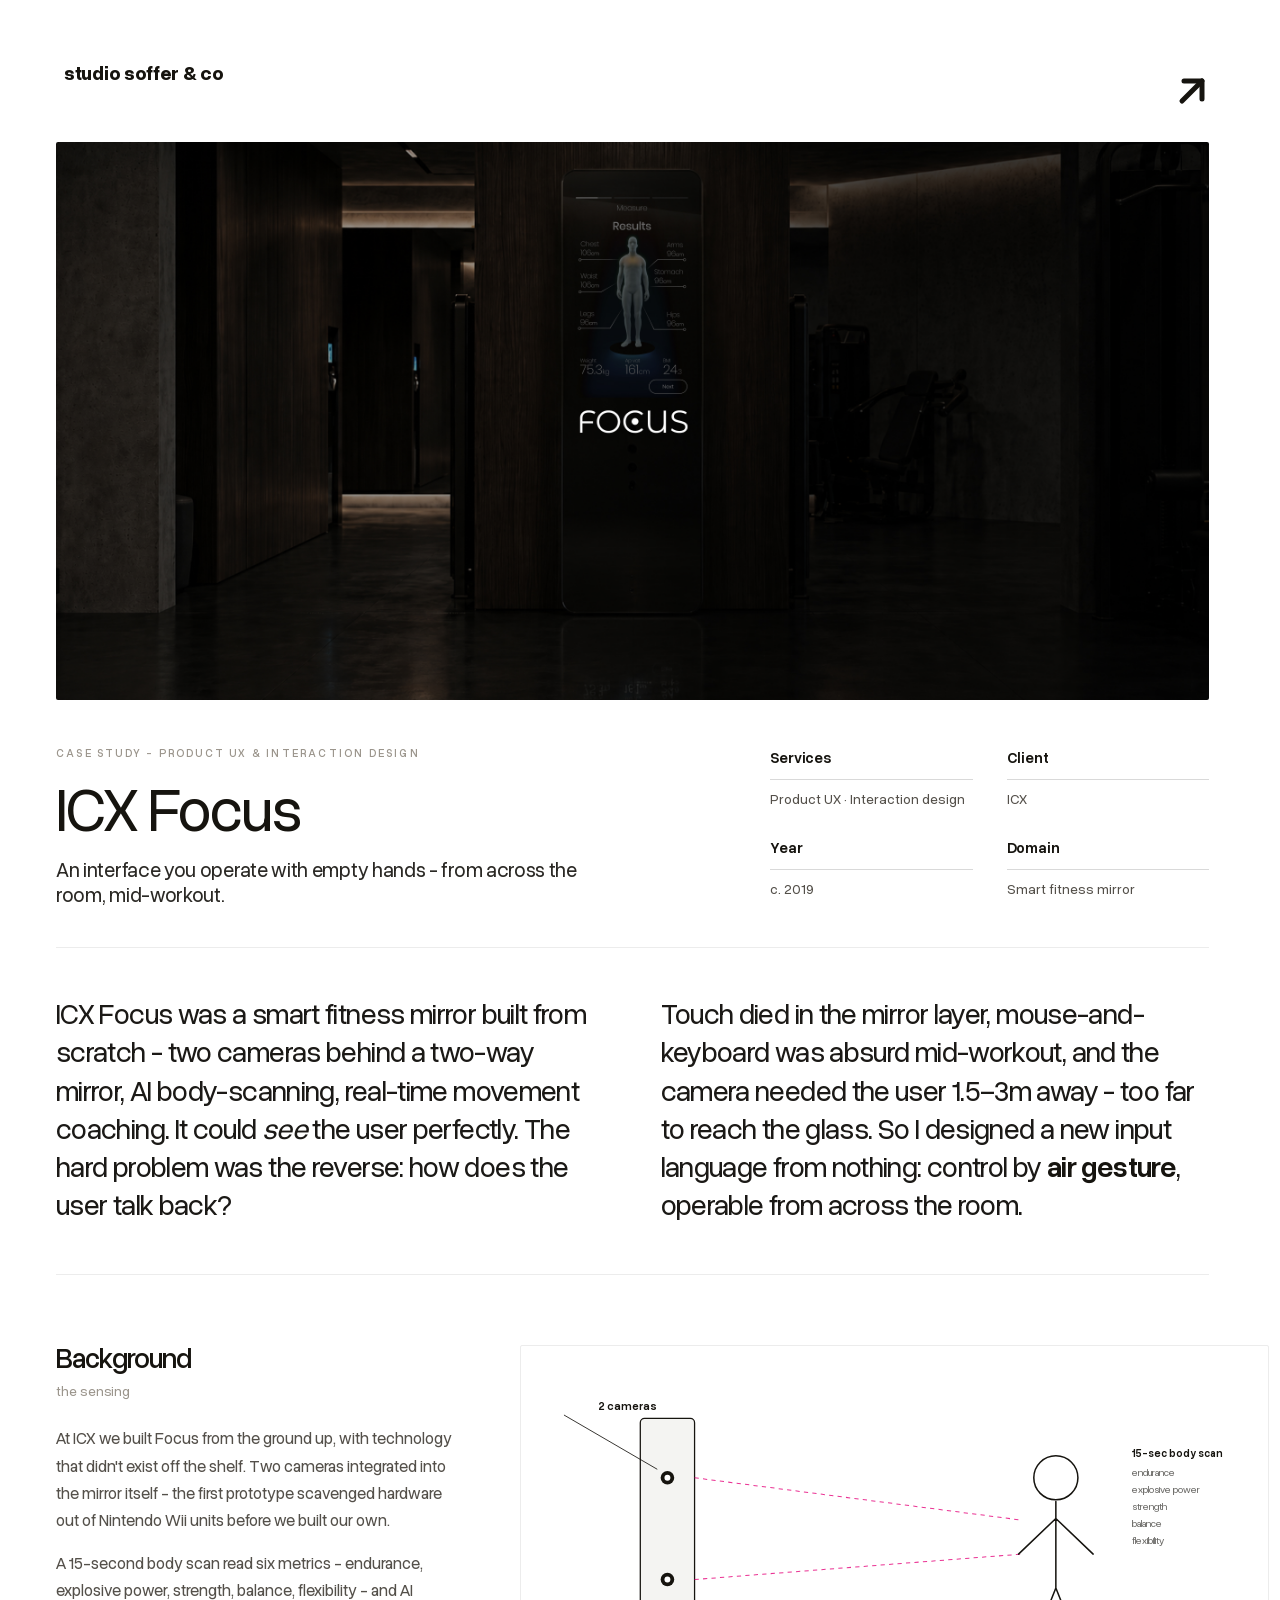
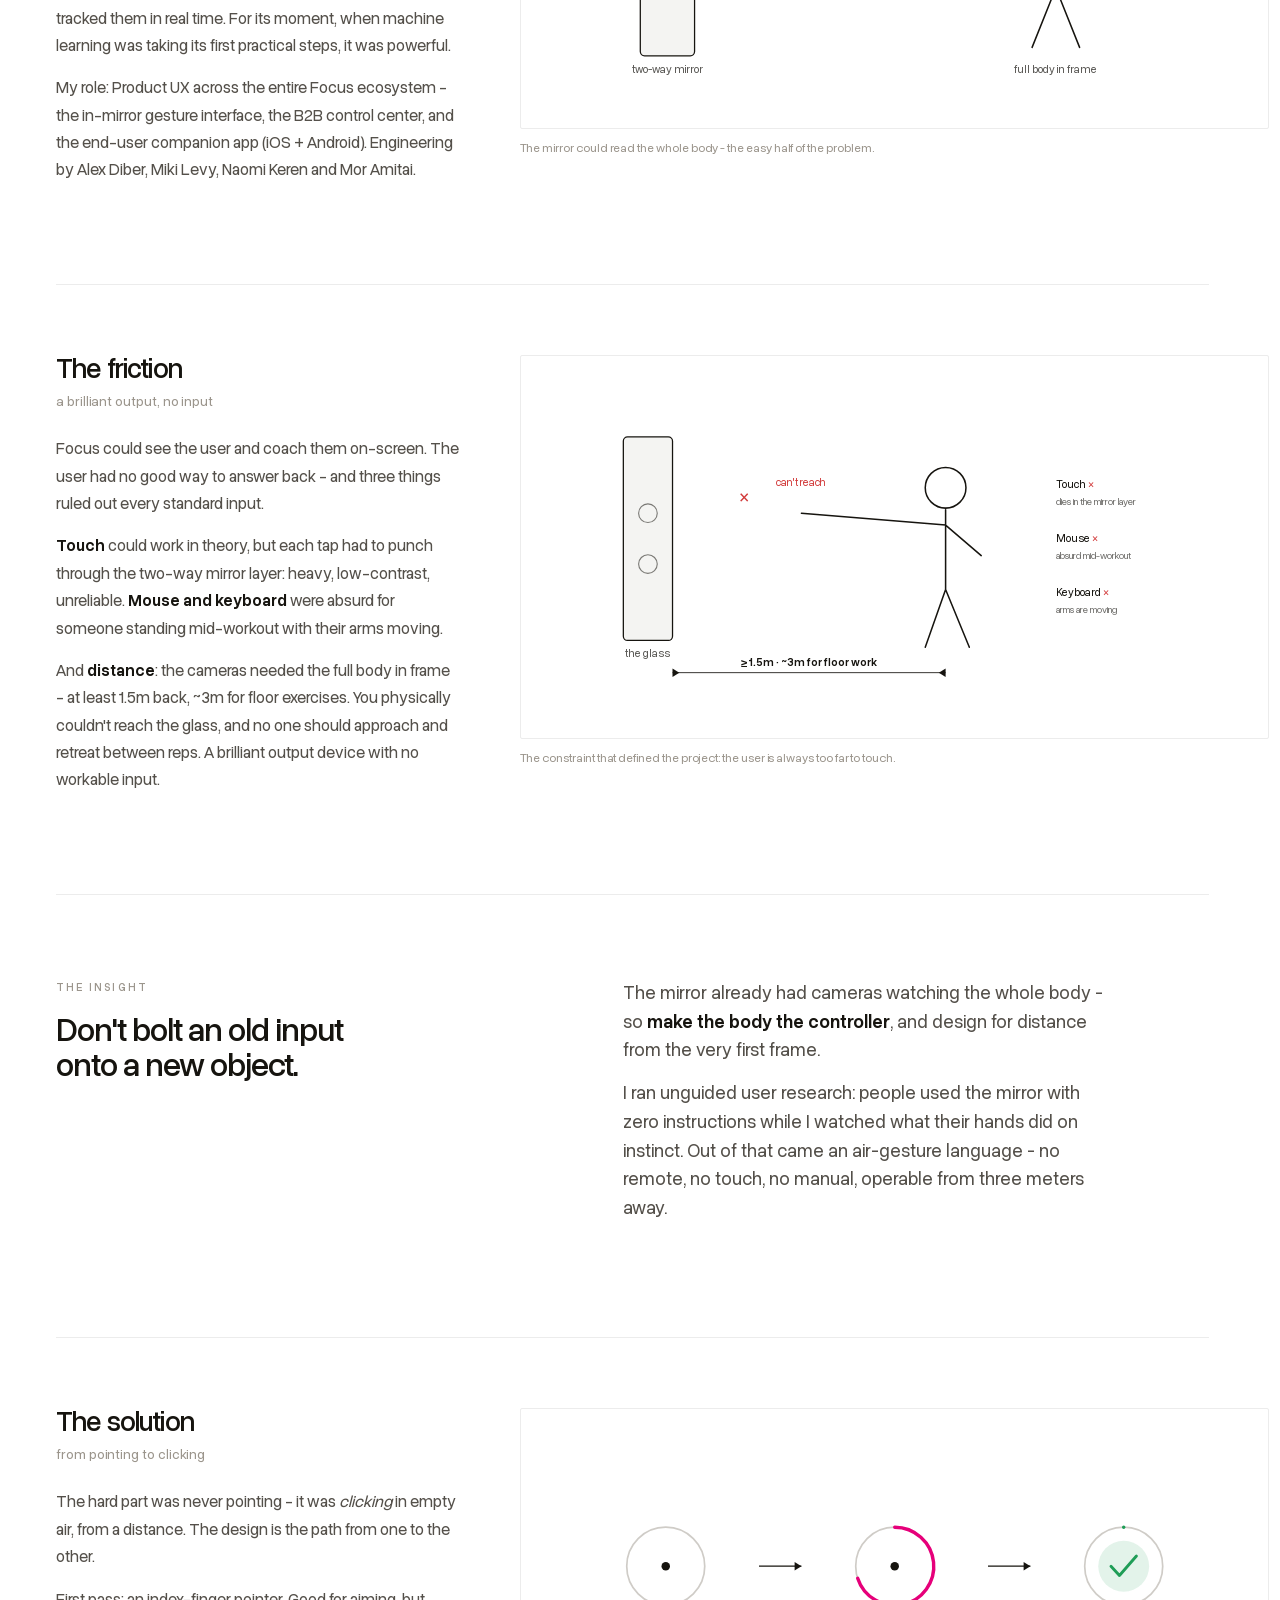
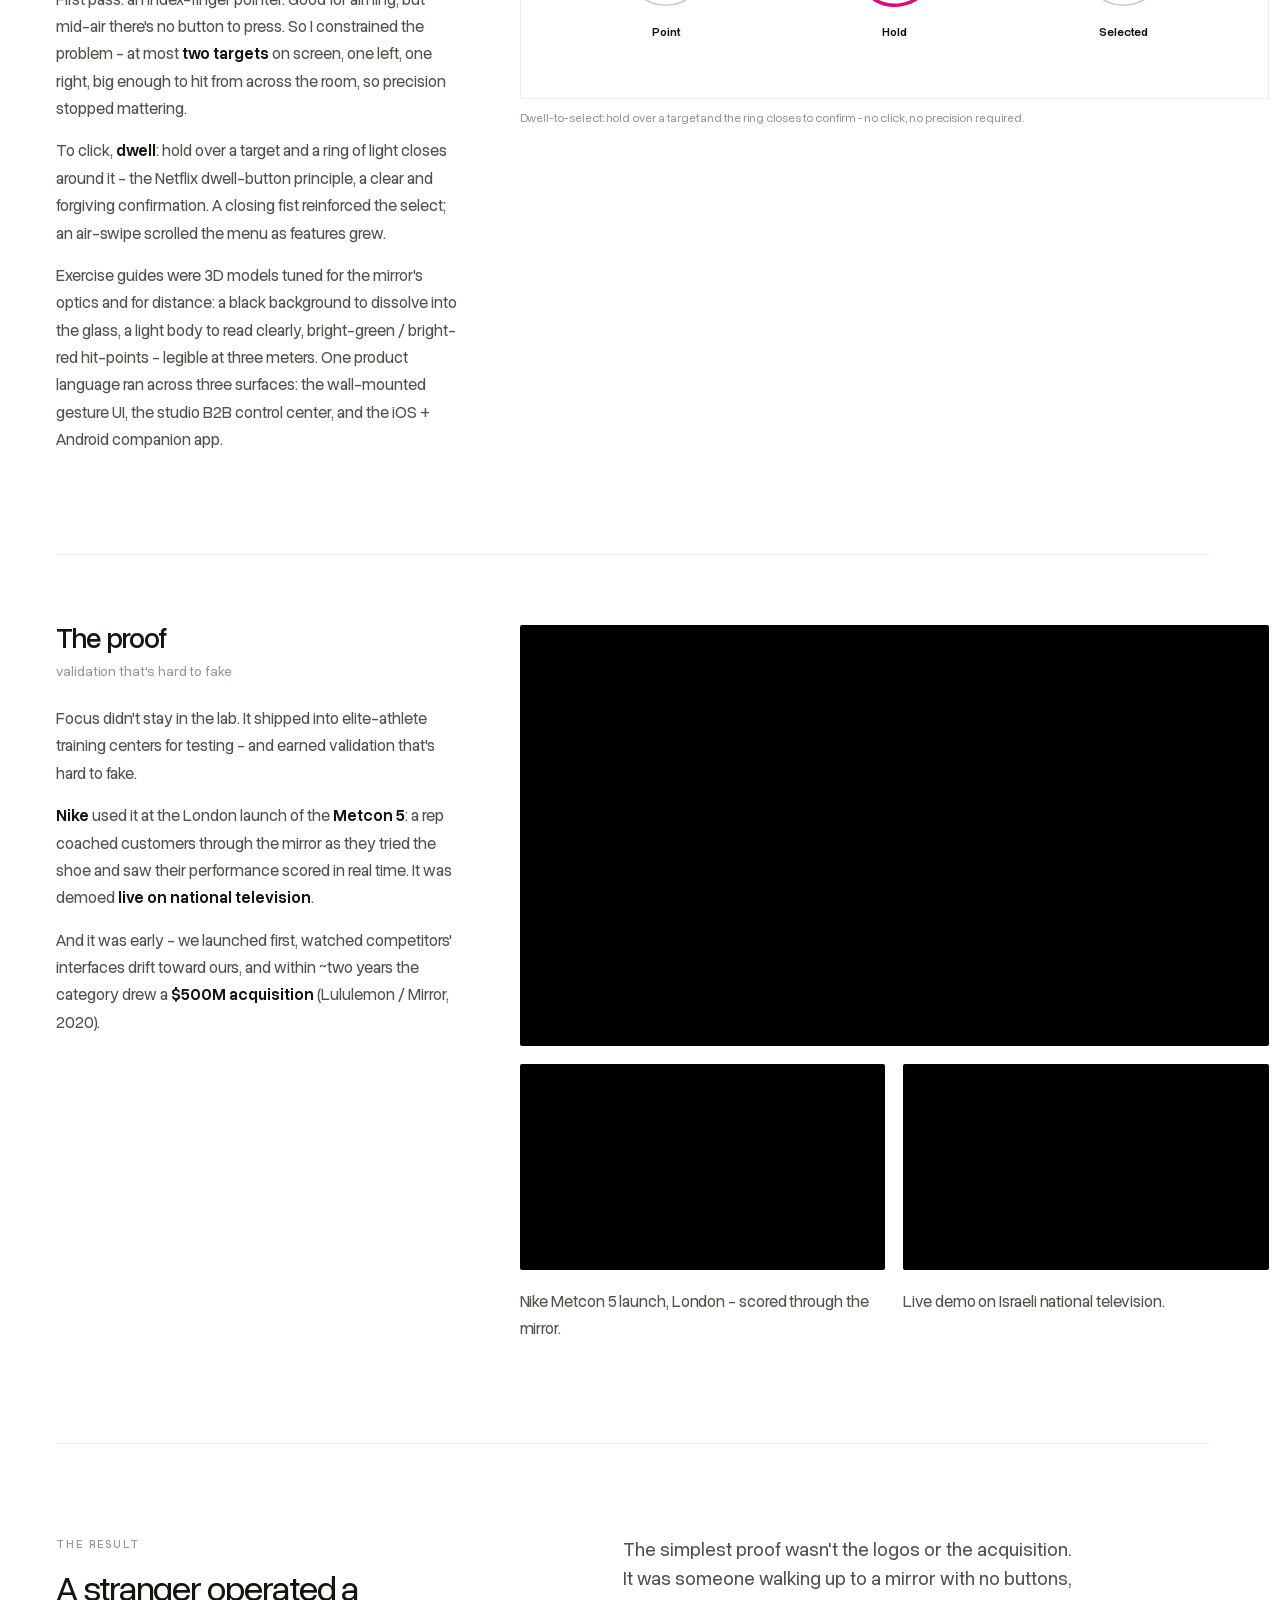
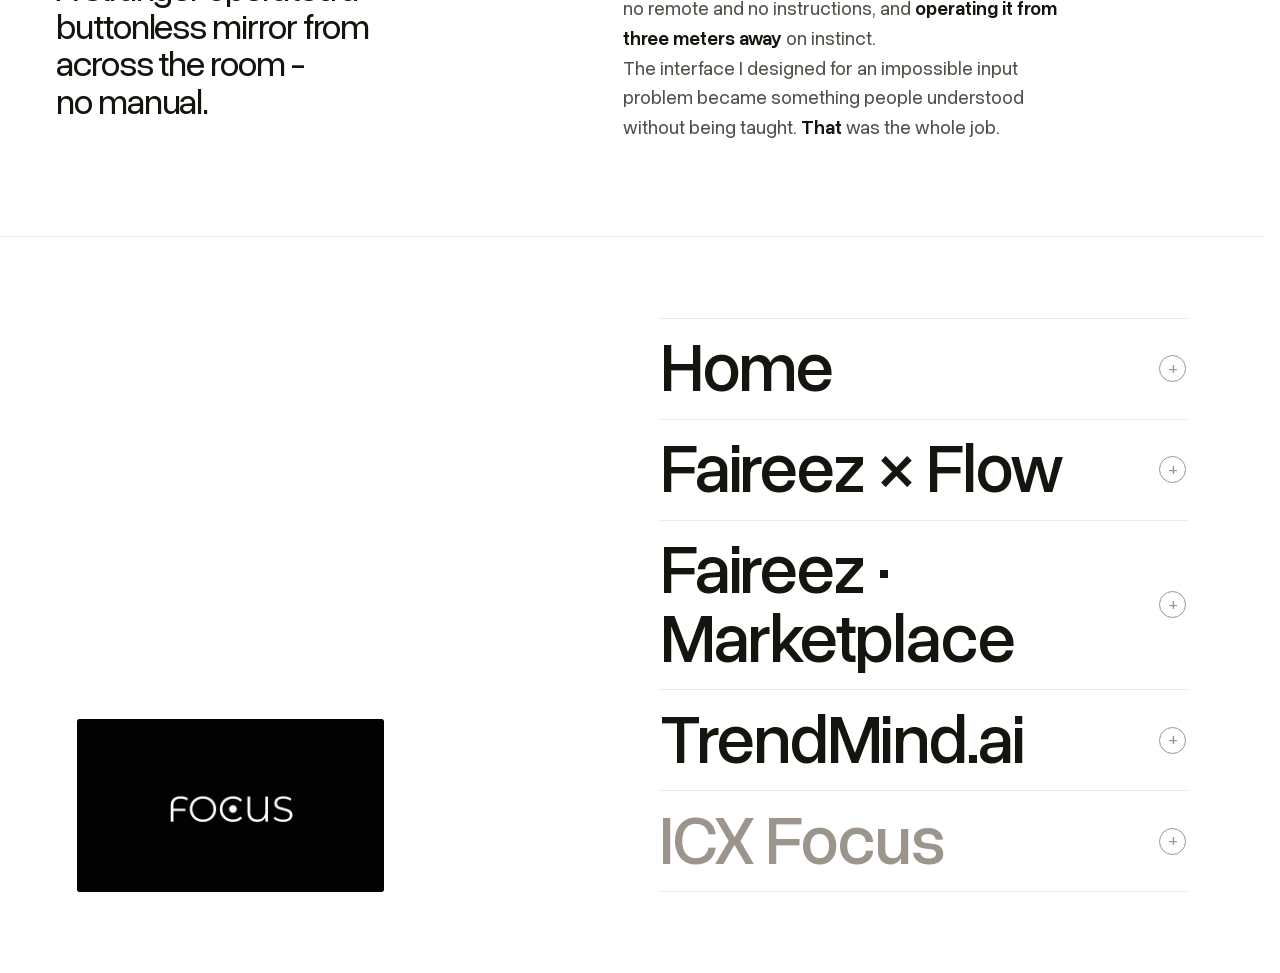
<file: icx-focus.html>
<!DOCTYPE html>
<html lang="en"><head><meta charset="utf-8"><meta name="viewport" content="width=device-width, initial-scale=1">
<title>ICX Focus</title>
<style>@font-face{font-family:'Overused Grotesk';src:url([data-uri]) format('woff2');font-weight:300 900;font-style:normal;font-display:swap;}
  :root{ --bg:#ffffff; --ink:#16140f; --body:#54504a; --mute:#9b958c; --line:#ececec; --soft:#f4f4f2;
    --f:"Overused Grotesk",system-ui,sans-serif;}
  *{box-sizing:border-box;}
  ::selection{background:#16140f;color:#FAF9F6;}
  html{scroll-behavior:auto;}
  body{margin:0;background:var(--bg);color:var(--body);font-family:var(--f);font-size:16px;line-height:1.6;-webkit-font-smoothing:antialiased;}
  .wrap{max-width:1440px;margin:0 auto;padding:0 56px;}

  .topbar{display:flex;justify-content:space-between;align-items:center;padding:26px 56px;max-width:1440px;margin:0 auto;}
  .topbar .b{font-weight:600;font-size:17px;color:var(--ink);letter-spacing:-.01em;}
  .topbar .c{font-size:13px;color:var(--mute);}

  .lbl{font-size:11px;letter-spacing:.2em;text-transform:uppercase;color:var(--mute);font-weight:500;}
  img{display:block;width:100%;border-radius:2px;}
  .cap{font-size:12px;color:var(--mute);margin-top:10px;letter-spacing:-.005em;}

  /* hero - full-width image, title+opener left / details right, enlarged lead below */
  .herotop{padding:28px 0 0;}
  .heroimg{margin:0 0 40px;}
  .heroimg img{width:100%;height:min(62vh,640px);object-fit:cover;border-radius:2px;}
  .herorow{display:grid;grid-template-columns:1.5fr 1fr;gap:56px;align-items:start;padding-bottom:38px;border-bottom:1px solid var(--line);}
  h1{font-weight:400;font-size:clamp(40px,4.8vw,74px);line-height:.98;letter-spacing:-.025em;color:var(--ink);margin:16px 0 16px;white-space:nowrap;}
  .sub{font-weight:400;font-size:clamp(19px,1.6vw,24px);line-height:1.25;letter-spacing:-.015em;color:#2b2925;margin:0;max-width:24ch;}
  .hdetails{display:grid;grid-template-columns:1fr 1fr;gap:26px 34px;padding-top:6px;}
  .hdetails .k{font-size:15px;font-weight:600;color:var(--ink);letter-spacing:-.01em;padding-bottom:9px;margin-bottom:10px;border-bottom:1px solid #d9d9d9;}
  .hdetails .v{font-size:14px;color:var(--body);font-weight:400;line-height:1.45;}
  .lead{padding:48px 0 8px;}
  .lead .cols{column-count:2;column-gap:56px;}
  .lead .cols p{font-weight:400;font-size:clamp(24px,2.25vw,32px);line-height:1.33;letter-spacing:-.022em;color:#1b1916;margin:0 0 20px;}
  .lead .cols p:last-child{margin-bottom:0;}
  .lead b{color:var(--ink);font-weight:600;}

  /* paired sections */
  .sec{display:grid;grid-template-columns:35% 65%;gap:60px;padding:70px 0;border-top:1px solid var(--line);align-items:start;margin-top:30px;}
  .sec .txt{position:sticky;top:44px;align-self:start;}
  .sec h2{font-weight:500;font-size:clamp(26px,2.2vw,33px);line-height:1.04;letter-spacing:-.03em;color:var(--ink);margin:0 0 6px;}
  .sec .kick{font-weight:400;font-size:14px;color:var(--mute);margin:0 0 22px;letter-spacing:-.005em;}
  .sec p{font-size:16.5px;line-height:1.66;color:var(--body);margin:0 0 15px;max-width:46ch;}
  .sec p:last-child{margin-bottom:0;}
  .sec b{color:var(--ink);font-weight:600;} .sec i{font-style:italic;}
  .statement{font-weight:500;font-size:clamp(24px,1.9vw,30px);line-height:1.1;letter-spacing:-.03em;color:var(--ink);margin:0 0 18px;max-width:16ch;}
  .vis figure{margin:0 0 18px;}
  .vis .pair{display:grid;grid-template-columns:1fr 1fr;gap:18px;margin-bottom:18px;}
  .vis .pair figure{margin:0;}
  .scrwrap{background:var(--soft);padding:24px;display:grid;grid-template-columns:1fr 1fr;gap:20px;border-radius:2px;margin-bottom:8px;}
  .scrwrap img{border-radius:14px;}

  /* result : summary title left, enlarged text right */
  .result{display:grid;grid-template-columns:44% 56%;gap:60px;padding:92px 0;border-top:1px solid var(--line);margin-top:30px;align-items:start;}
  .result .lbl{margin-bottom:18px;display:block;}
  .result .big{font-weight:400;font-size:clamp(28px,2.8vw,42px);line-height:1.05;letter-spacing:-.03em;color:var(--ink);max-width:15ch;margin:0;}
  .result .right p{font-size:clamp(19px,1.5vw,22px);line-height:1.55;color:var(--body);max-width:42ch;margin:0;}
  .result .right b{color:var(--ink);font-weight:600;}

  .foot{padding:30px 56px 80px;font-size:12px;color:var(--mute);border-top:1px solid var(--line);max-width:1440px;margin:0 auto;}
  @media(max-width:900px){
    .wrap{padding:0 22px;} .topbar,.foot{padding-left:22px;padding-right:22px;}
    .herorow,.sec,.result{grid-template-columns:1fr;gap:28px;} .sec .txt{position:static;}
    h1{white-space:normal;} .heroimg img{height:300px;} .lead .cols{column-count:1;}
  }

  /* full-width feature block (insight) - same shape as result */
  .feature{display:grid;grid-template-columns:44% 56%;gap:60px;padding:84px 0;border-top:1px solid var(--line);margin-top:30px;align-items:start;}
  .feature .lbl{margin-bottom:18px;display:block;}
  .feature .big{font-weight:500;font-size:clamp(26px,2.6vw,40px);line-height:1.05;letter-spacing:-.03em;color:var(--ink);max-width:16ch;margin:0;}
  .feature .right p{font-size:clamp(18px,1.45vw,21px);line-height:1.55;color:var(--body);max-width:44ch;margin:0 0 14px;}
  .feature .right p:last-child{margin-bottom:0;} .feature .right b{color:var(--ink);font-weight:600;} .feature .right i{font-style:italic;}
  /* svg diagram */
  .svgfig{margin:0 0 18px;}
  .svgfig .frame{border:1px solid var(--line);border-radius:2px;background:#fff;padding:30px 26px;}
  .svgfig svg{width:100%;height:auto;display:block;}
  /* stats strip */
  .stats{display:grid;grid-template-columns:repeat(4,1fr);gap:24px;border-top:1px solid var(--ink);border-bottom:1px solid var(--line);padding:24px 0;margin:6px 0 18px;}
  .stats .n{font-size:clamp(24px,2.3vw,34px);font-weight:500;letter-spacing:-.03em;color:var(--ink);line-height:1;}
  .stats .l{font-size:12.5px;color:var(--mute);margin-top:9px;line-height:1.3;}
  /* video */
  .vid{position:relative;aspect-ratio:16/9;border-radius:2px;overflow:hidden;background:#000;margin-bottom:18px;}
  .vid iframe{position:absolute;inset:0;width:100%;height:100%;border:0;}
  .videostrip{display:grid;grid-template-columns:1fr 1fr;gap:18px;}
  @media(max-width:900px){ .feature{grid-template-columns:1fr;gap:28px;} .stats{grid-template-columns:1fr 1fr;} .videostrip{grid-template-columns:1fr;} }
</style>  <link rel="icon" href="/favicon.ico">

<style id="brand-cursor">
  a, a *, button, button *, [role="button"], [role="button"] *, [onclick],
  .ss-burger, .ss-burger *, .ss-close, .ss-close * {
    cursor: url("data:image/svg+xml,%3C%3Fxml%20version%3D%271.0%27%20encoding%3D%27UTF-8%27%3F%3E%3Csvg%20data-bbox%3D%271.665%201.426%2037.335%2040.074%27%20xmlns%3D%27http%3A%2F%2Fwww.w3.org%2F2000%2Fsvg%27%20viewBox%3D%270%200%2040%2043%27%20height%3D%2743%27%20width%3D%2740%27%20data-type%3D%27ugc%27%3E%3Cg%3E%3Cpath%20fill%3D%27%23ffffff%27%20d%3D%27M8.22%205.442%2012%2023.5l-3.589-4.486a3.784%203.784%200%201%200-5.754%204.909L5%2026.5l3.9%206.338q.1.161.252.276L14.6%2037.2a1%201%200%200%201%20.4.8v2.5a1%201%200%200%200%201%201h6.139a3%203%200%200%200%202.257-1.025l1.792-2.047a1%201%200%200%201%201.552.059L29.1%2040.3a3%203%200%200%200%202.4%201.2h.5a1%201%200%200%200%201-1v-4.183a1%201%200%200%201%20.183-.576l3.805-5.39A11%2011%200%200%200%2039%2024.01V17.4a2.927%202.927%200%200%200-5.742-.804L33%2017.5l-.203-1.825a3.797%203.797%200%200%200-7.509-.26L25%2017l-.21-2.317a3.5%203.5%200%200%200-6.974.608L18%2017.5%2014.721%203.974a3.333%203.333%200%200%200-6.5%201.468%27%2F%3E%3Cpath%20stroke-linejoin%3D%27round%27%20stroke-linecap%3D%27round%27%20stroke-width%3D%272%27%20stroke%3D%27%231E1E1C%27%20d%3D%27M30.5%2024.5V34M25%2024.5V34m-5-9.5V34m-8-10.5L8.22%205.442a3.333%203.333%200%200%201%202.755-3.977v0a3.333%203.333%200%200%201%203.746%202.509L18%2017.5l-.184-2.21a3.5%203.5%200%200%201%203.488-3.79v0a3.5%203.5%200%200%201%203.485%203.183L25%2017l.288-1.585a3.797%203.797%200%200%201%204.59-3.02v0a3.8%203.8%200%200%201%202.92%203.28L33%2017.5l.258-.904a2.927%202.927%200%200%201%203.389-2.067v0A2.93%202.93%200%200%201%2039%2017.4v6.612c0%202.27-.703%204.485-2.012%206.34l-3.805%205.39a1%201%200%200%200-.183.576V40.5a1%201%200%200%201-1%201h-.5a3%203%200%200%201-2.4-1.2l-1.36-1.813a1%201%200%200%200-1.552-.059l-1.792%202.047A3%203%200%200%201%2022.14%2041.5H16a1%201%200%200%201-1-1V38a1%201%200%200%200-.4-.8l-5.448-4.086a1%201%200%200%201-.252-.276L5%2026.5l-2.343-2.577a3.784%203.784%200%200%201%20.378-5.452v0a3.784%203.784%200%200%201%205.376.543z%27%20fill%3D%27none%27%2F%3E%3C%2Fg%3E%3C%2Fsvg%3E") 10 2, pointer !important;
  }
</style>
</head><body>

<div class="topbar"><div class="b">Studio Soffer &amp; Co</div><div class="c">ICX Focus - c.2019</div></div>
<div class="wrap">
  <section class="herotop">
    <figure class="heroimg"><img src="assets/covers/icx-focus.jpg"></figure>
    <div class="herorow">
      <div class="htitle"><span class="lbl">Case study - Product UX &amp; interaction design</span><h1>ICX Focus</h1><p class="sub">An interface you operate with empty hands - from across the room, mid-workout.</p></div>
      <div class="hdetails"><div><div class="k">Services</div><div class="v">Product UX · Interaction design</div></div><div><div class="k">Client</div><div class="v">ICX</div></div><div><div class="k">Year</div><div class="v">c. 2019</div></div><div><div class="k">Domain</div><div class="v">Smart fitness mirror</div></div></div>
    </div>
    <div class="lead"><div class="cols"><p>ICX Focus was a smart fitness mirror built from scratch - two cameras behind a two-way mirror, AI body-scanning, real-time movement coaching. It could <i>see</i> the user perfectly. The hard problem was the reverse: how does the user talk back?</p><p>Touch died in the mirror layer, mouse-and-keyboard was absurd mid-workout, and the camera needed the user 1.5–3m away - too far to reach the glass. So I designed a new input language from nothing: control by <b>air gesture</b>, operable from across the room.</p></div></div>
  </section>
<section class="sec">
  <div class="txt"><h2>Background</h2><p class="kick">the sensing</p><p>At ICX we built Focus from the ground up, with technology that didn't exist off the shelf. Two cameras integrated into the mirror itself - the first prototype scavenged hardware out of Nintendo Wii units before we built our own.</p><p>A 15-second body scan read six metrics - endurance, explosive power, strength, balance, flexibility - and AI tracked them in real time. For its moment, when machine learning was taking its first practical steps, it was powerful.</p><p>My role: Product UX across the entire Focus ecosystem - the in-mirror gesture interface, the B2B control center, and the end-user companion app (iOS + Android). Engineering by Alex Diber, Miki Levy, Naomi Keren and Mor Amitai.</p></div>
  <div class="vis"><figure class="svgfig"><div class="frame"><svg viewBox="0 0 820 380" xmlns="http://www.w3.org/2000/svg" font-family="Overused Grotesk, sans-serif">
<rect x="110" y="50" width="64" height="280" rx="5" fill="#f4f4f2" stroke="#16140f" stroke-width="1.5"/>
<text x="142" y="350" fill="#16140f" font-size="13" text-anchor="middle" opacity=".7">two-way mirror</text>
<circle cx="142" cy="120" r="8" fill="#16140f"/><circle cx="142" cy="120" r="3.5" fill="#fff"/>
<circle cx="142" cy="240" r="8" fill="#16140f"/><circle cx="142" cy="240" r="3.5" fill="#fff"/>
<text x="60" y="40" fill="#16140f" font-size="13" font-weight="600">2 cameras</text>
<line x1="20" y1="46" x2="130" y2="110" stroke="#16140f" stroke-width="1"/>
<!-- scan beams -->
<line x1="174" y1="120" x2="560" y2="170" stroke="#E6007A" stroke-width="1.2" stroke-dasharray="5 5" opacity=".8"/>
<line x1="174" y1="240" x2="560" y2="210" stroke="#E6007A" stroke-width="1.2" stroke-dasharray="5 5" opacity=".8"/>
<!-- person -->
<circle cx="600" cy="120" r="26" fill="none" stroke="#16140f" stroke-width="1.8"/>
<path d="M600 148 L600 250 M600 168 L556 210 M600 168 L644 210 M600 250 L572 320 M600 250 L628 320" fill="none" stroke="#16140f" stroke-width="1.8" stroke-linecap="round"/>
<text x="600" y="350" fill="#16140f" font-size="13" text-anchor="middle" opacity=".7">full body in frame</text>
<!-- metrics -->
<text x="690" y="96" fill="#16140f" font-size="12.5" font-weight="600">15-sec body scan</text>
<text x="690" y="118" fill="#16140f" font-size="12" opacity=".62">endurance</text>
<text x="690" y="138" fill="#16140f" font-size="12" opacity=".62">explosive power</text>
<text x="690" y="158" fill="#16140f" font-size="12" opacity=".62">strength</text>
<text x="690" y="178" fill="#16140f" font-size="12" opacity=".62">balance</text>
<text x="690" y="198" fill="#16140f" font-size="12" opacity=".62">flexibility</text>
</svg></div><figcaption class="cap">The mirror could read the whole body - the easy half of the problem.</figcaption></figure></div>
</section>
<section class="sec">
  <div class="txt"><h2>The friction</h2><p class="kick">a brilliant output, no input</p><p>Focus could see the user and coach them on-screen. The user had no good way to answer back - and three things ruled out every standard input.</p><p><b>Touch</b> could work in theory, but each tap had to punch through the two-way mirror layer: heavy, low-contrast, unreliable. <b>Mouse and keyboard</b> were absurd for someone standing mid-workout with their arms moving.</p><p>And <b>distance</b>: the cameras needed the full body in frame - at least 1.5m back, ~3m for floor exercises. You physically couldn't reach the glass, and no one should approach and retreat between reps. A brilliant output device with no workable input.</p></div>
  <div class="vis"><figure class="svgfig"><div class="frame"><svg viewBox="0 0 820 380" xmlns="http://www.w3.org/2000/svg" font-family="Overused Grotesk, sans-serif">
<rect x="90" y="60" width="58" height="240" rx="5" fill="#f4f4f2" stroke="#16140f" stroke-width="1.5"/>
<text x="119" y="320" fill="#16140f" font-size="13" text-anchor="middle" opacity=".7">the glass</text>
<!-- on-mirror two-target hint -->
<circle cx="119" cy="150" r="11" fill="none" stroke="#16140f" stroke-width="1.3" opacity=".55"/>
<circle cx="119" cy="210" r="11" fill="none" stroke="#16140f" stroke-width="1.3" opacity=".55"/>
<!-- person reaching, gap -->
<circle cx="470" cy="120" r="24" fill="none" stroke="#16140f" stroke-width="1.8"/>
<path d="M470 146 L470 240 M470 164 L300 150 M470 164 L512 200 M470 240 L446 308 M470 240 L498 308" fill="none" stroke="#16140f" stroke-width="1.8" stroke-linecap="round"/>
<text x="232" y="138" fill="#d23b3b" font-size="22" text-anchor="middle">×</text>
<text x="300" y="118" fill="#d23b3b" font-size="12.5" text-anchor="middle">can't reach</text>
<!-- dimension -->
<line x1="148" y1="338" x2="470" y2="338" stroke="#16140f" stroke-width="1"/>
<path d="M148 333 L156 338 L148 343 Z" fill="#16140f"/><path d="M470 333 L462 338 L470 343 Z" fill="#16140f"/>
<text x="309" y="330" fill="#16140f" font-size="13" text-anchor="middle" font-weight="600">≥ 1.5m · ~3m for floor work</text>
<!-- ruled-out inputs -->
<g font-size="13">
<text x="600" y="120" fill="#16140f">Touch <tspan fill="#d23b3b">×</tspan></text><text x="600" y="140" fill="#16140f" font-size="11.5" opacity=".6">dies in the mirror layer</text>
<text x="600" y="184" fill="#16140f">Mouse <tspan fill="#d23b3b">×</tspan></text><text x="600" y="204" fill="#16140f" font-size="11.5" opacity=".6">absurd mid-workout</text>
<text x="600" y="248" fill="#16140f">Keyboard <tspan fill="#d23b3b">×</tspan></text><text x="600" y="268" fill="#16140f" font-size="11.5" opacity=".6">arms are moving</text>
</g>
</svg></div><figcaption class="cap">The constraint that defined the project: the user is always too far to touch.</figcaption></figure></div>
</section>
<section class="feature">
  <div class="left"><span class="lbl">The insight</span><p class="big">Don't bolt an old input onto a new object.</p></div>
  <div class="right"><p>The mirror already had cameras watching the whole body - so <b>make the body the controller</b>, and design for distance from the very first frame.</p><p>I ran unguided user research: people used the mirror with zero instructions while I watched what their hands did on instinct. Out of that came an air-gesture language - no remote, no touch, no manual, operable from three meters away.</p></div>
</section>
<section class="sec">
  <div class="txt"><h2>The solution</h2><p class="kick">from pointing to clicking</p><p>The hard part was never pointing - it was <i>clicking</i> in empty air, from a distance. The design is the path from one to the other.</p><p>First pass: an index-finger pointer. Good for aiming, but mid-air there's no button to press. So I constrained the problem - at most <b>two targets</b> on screen, one left, one right, big enough to hit from across the room, so precision stopped mattering.</p><p>To click, <b>dwell</b>: hold over a target and a ring of light closes around it - the Netflix dwell-button principle, a clear and forgiving confirmation. A closing fist reinforced the select; an air-swipe scrolled the menu as features grew.</p><p>Exercise guides were 3D models tuned for the mirror's optics and for distance: a black background to dissolve into the glass, a light body to read clearly, bright-green / bright-red hit-points - legible at three meters. One product language ran across three surfaces: the wall-mounted gesture UI, the studio B2B control center, and the iOS + Android companion app.</p></div>
  <div class="vis"><figure class="svgfig"><div class="frame"><svg viewBox="0 0 820 270" xmlns="http://www.w3.org/2000/svg" font-family="Overused Grotesk, sans-serif">
<circle cx="140" cy="150" r="46" fill="none" stroke="#cfccc7" stroke-width="2"/><circle cx="140" cy="150" r="5" fill="#16140f"/><text x="140" y="232" fill="#16140f" font-size="14" font-weight="600" text-anchor="middle">Point</text>
<path d="M250 150 L300 150" stroke="#16140f" stroke-width="1.4"/><path d="M300 150 l-8 -5 v10 z" fill="#16140f"/>
<circle cx="410" cy="150" r="46" fill="none" stroke="#cfccc7" stroke-width="2"/><path d="M410.0 104.0 A 46 46 0 1 1 366.3 164.2" fill="none" stroke="#E6007A" stroke-width="4" stroke-linecap="round"/><circle cx="410" cy="150" r="5" fill="#16140f"/><text x="410" y="232" fill="#16140f" font-size="14" font-weight="600" text-anchor="middle">Hold</text>
<path d="M520 150 L570 150" stroke="#16140f" stroke-width="1.4"/><path d="M570 150 l-8 -5 v10 z" fill="#16140f"/>
<circle cx="680" cy="150" r="46" fill="none" stroke="#cfccc7" stroke-width="2"/><path d="M680.0 104.0 A 46 46 0 1 1 680.0 104.0" fill="none" stroke="#1f9d57" stroke-width="4" stroke-linecap="round"/><circle cx="680" cy="150" r="30" fill="#1f9d57" opacity=".12"/><path d="M665 150 l10 11 l20 -23" fill="none" stroke="#1f9d57" stroke-width="3.4" stroke-linecap="round" stroke-linejoin="round"/><text x="680" y="232" fill="#16140f" font-size="14" font-weight="600" text-anchor="middle">Selected</text>
</svg></div><figcaption class="cap">Dwell-to-select: hold over a target and the ring closes to confirm - no click, no precision required.</figcaption></figure></div>
</section>
<section class="sec">
  <div class="txt"><h2>The proof</h2><p class="kick">validation that's hard to fake</p><p>Focus didn't stay in the lab. It shipped into elite-athlete training centers for testing - and earned validation that's hard to fake.</p><p><b>Nike</b> used it at the London launch of the <b>Metcon 5</b>: a rep coached customers through the mirror as they tried the shoe and saw their performance scored in real time. It was demoed <b>live on national television</b>.</p><p>And it was early - we launched first, watched competitors' interfaces drift toward ours, and within ~two years the category drew a <b>$500M acquisition</b> (Lululemon / Mirror, 2020).</p></div>
  <div class="vis"><div class="vid"><iframe src="https://www.youtube.com/embed/cmE8uZRJ9Aw" loading="lazy" allowfullscreen></iframe></div><div class="videostrip"><div><div class="vid"><iframe src="https://www.youtube.com/embed/NmRg2bbmm4A" loading="lazy" allowfullscreen></iframe></div><p class="cap">Nike Metcon 5 launch, London - scored through the mirror.</p></div><div><div class="vid"><iframe src="https://www.youtube.com/embed/7k0m3jUWVHo" loading="lazy" allowfullscreen></iframe></div><p class="cap">Live demo on Israeli national television.</p></div></div></div>
</section>
<section class="result">
  <div class="left"><span class="lbl">The result</span><p class="big">A stranger operated a buttonless mirror from across the room -<br>no manual.</p></div>
  <div class="right"><p>The simplest proof wasn't the logos or the acquisition. It was someone walking up to a mirror with no buttons, no remote and no instructions, and <b>operating it from three meters away</b> on instinct.</p><p>The interface I designed for an impossible input problem became something people understood without being taught. <b>That</b> was the whole job.</p></div>
</section>
</div>
<div class="foot">Paired sections · sticky text · SVG interaction diagrams · videos embedded from YouTube (need internet) · Overused Grotesk · final styling yours in Figma.</div>
<!-- Studio Soffer - shared chrome (Lenis + menu) -->
<link rel="stylesheet" href="assets/site.css">
<script src="assets/site.js"></script>
</body></html>
</file>
<file: assets/site.css>
/* ===========================================================================
   Studio Soffer — shared site chrome
   · Hamburger button → full-screen project menu (overlay)
   · Same project menu repeated as the last section of every page (footer nav)
   · Big bold names on the right, a hover-preview cover image on the left
   Monochrome-warm; inherits host page tokens (--ink/--bg/--mute/--line/--soft/--f).
   All classes ss- prefixed. Tuned for the light theme.
   =========================================================================== */
.ss-burger, .ss-menu, .ss-foot-nav {
  --ss-ink:  var(--ink,  #16140f);
  --ss-bg:   var(--bg,   #ffffff);
  --ss-mute: var(--mute, #9b958c);
  --ss-line: var(--line, #ececec);
  --ss-soft: var(--soft, #f4f4f2);
  font-family: var(--f, "Overused Grotesk", system-ui, sans-serif);
}

/* reserve the scrollbar gutter always, so the fixed button lands in the SAME
   spot whether the page scrolls (scrollbar shown) or the overlay is open
   (overflow hidden) — kills the horizontal shift between the arrow and the × */
html { scrollbar-gutter: stable; --ss-frame: clamp(28px, 5vw, 72px); }
html.ss-home { scrollbar-gutter: auto; }  /* entrance: full-screen canvas, no scroll gutter */

/* ---- Menu button = the home's ↗, on the 72px frame, on every page -------- */
.ss-burger {
  position: fixed; top: var(--ss-frame); right: var(--ss-frame); z-index: 2147483600;
  display: grid; place-items: center;
  width: 54px; height: 54px; box-sizing: border-box; color: var(--ss-ink);
  background: none; border: 0; cursor: pointer;
  transition: opacity .4s ease, transform .4s cubic-bezier(.22,1,.36,1);
}
.ss-burger:active { transform: scale(.92); }
.ss-burger svg {
  width: 48px; height: 48px; display: block;
  transition: transform .4s cubic-bezier(.22,1,.36,1);
}
.ss-burger .ss-ic-arrow { stroke-width: 2.5; }
.ss-burger:hover .ss-ic-arrow { transform: translate(2px, -2px); }
/* when the overlay is open, the same fixed button becomes the close (×) — same spot & size */
.ss-burger .ss-ic-close { display: none; }
html.ss-nav-open .ss-burger .ss-ic-arrow { display: none; }
html.ss-nav-open .ss-burger .ss-ic-close { display: block; }

/* case-study top bar = the same header as the home: big lowercase wordmark left, ↗ right.
   Drop the exported max-width:1440px/centering so the wordmark lands on the real 72px
   frame (the ↗ is fixed to the viewport frame) — keeps logo & arrow symmetric. */
body .topbar { padding: var(--ss-frame) var(--ss-frame) 30px; max-width: none; margin: 0; }
body .topbar .b { text-transform: lowercase; font-weight: 700; letter-spacing: -.015em;
  font-size: clamp(20px, 1.5vw, 29px); line-height: 1; cursor: pointer; }
body .topbar .c { display: none; }

/* hide the export build-note footer line */
body .foot { display: none; }

/* fix awkward hero line breaks (all pages): balance the title, and widen the
   tagline measure (export ships it at a cramped 24ch) so it breaks cleanly */
body h1 { text-wrap: balance; }
body .big, body .statement { text-wrap: balance; }
body .sub { max-width: 44ch; text-wrap: pretty; }

/* some case studies oversize their image/phone captions — pin them to the small gray .cap look */
body .phonecap { font-size: 12px !important; color: var(--mute) !important; max-width: none !important; }

/* credit/reference lines: balance the wrap and keep the link phrase from splitting */
body .credit { text-wrap: pretty; }
body .credit a { white-space: nowrap; }

/* ---- Two-column project nav (shared by overlay + footer section) ------- */
.ss-nav {
  display: grid;
  grid-template-columns: 1fr 1fr;   /* divided in half */
  gap: clamp(20px, 4vw, 56px);
  align-items: end;                 /* content sits at the bottom */
  width: 100%;
}
.ss-nav-cover {
  position: relative; overflow: hidden;
  width: clamp(210px, 24vw, 340px); /* small */
  aspect-ratio: 16 / 9;             /* matches the video thumbnails */
  justify-self: start;              /* hugged to the left */
  align-self: end;                  /* hugged to the bottom */
  background: var(--ss-soft); border-radius: 2px;
}
.ss-cover-img {
  position: absolute; inset: 0; width: 100%; height: 100%;
  object-fit: cover; object-position: center;
  opacity: 0; transform: scale(1.05);
  transition: opacity .55s ease, transform 1.3s cubic-bezier(.22,1,.36,1);
}
.ss-cover-img.is-active { opacity: 1; transform: scale(1); }

.ss-nav-list { display: flex; flex-direction: column; }
.ss-row {
  display: grid; grid-template-columns: 1fr auto; align-items: center; gap: 18px;
  padding: clamp(9px, 1.2vw, 18px) 2px;
  border-bottom: 1px solid var(--ss-line);
  text-decoration: none; color: var(--ss-ink);
}
.ss-row:first-child { border-top: 1px solid var(--ss-line); }
.ss-row-title {
  font-weight: 500; letter-spacing: -.028em; line-height: 1.0;
  font-size: clamp(36px, 5.4vw, 76px); color: var(--ss-ink);
  transition: transform .5s cubic-bezier(.22,1,.36,1), opacity .3s ease;
}
.ss-row-plus {
  flex: none; width: 27px; height: 27px; border-radius: 50%;
  border: 1px solid var(--ss-mute); color: var(--ss-mute);
  display: grid; place-items: center; font-size: 16px; line-height: 1;
  transition: background .3s ease, color .3s ease, border-color .3s ease, transform .45s cubic-bezier(.22,1,.36,1);
}
.ss-row:hover .ss-row-title { transform: translateX(16px); }
.ss-row:hover .ss-row-plus  { background: var(--ss-ink); color: var(--ss-bg); border-color: var(--ss-ink); transform: rotate(90deg); }
/* spotlight: hovering the list dims the rest */
.ss-nav-list:hover .ss-row .ss-row-title       { opacity: .32; }
.ss-nav-list:hover .ss-row:hover .ss-row-title { opacity: 1; }
/* current page */
.ss-row.is-current .ss-row-title { color: var(--ss-mute); }

/* ---- Overlay (hamburger → full screen) -------------------------------- */
.ss-menu {
  position: fixed; inset: 0; z-index: 2147483500;
  display: flex; flex-direction: column;
  padding: var(--ss-frame);   /* same 72px frame as the brand/arrow on every page */
  background: var(--ss-bg);
  opacity: 0; visibility: hidden; transform: translateY(-6px);
  transition: opacity .45s ease, transform .6s cubic-bezier(.22,1,.36,1), visibility 0s linear .45s;
}
.ss-menu.ss-open { opacity: 1; visibility: visible; transform: none;
  transition: opacity .45s ease, transform .6s cubic-bezier(.22,1,.36,1); }
.ss-menu-head {
  flex: none; display: flex; align-items: center; justify-content: space-between;
  padding-bottom: clamp(20px, 4vh, 46px);
}
.ss-wordmark { font-weight: 700; font-size: clamp(20px, 1.5vw, 29px); letter-spacing: -.015em; text-transform: lowercase; color: var(--ss-ink); }
.ss-close {
  font-size: 11px; letter-spacing: .16em; text-transform: uppercase; color: var(--ss-mute);
  background: none; border: 0; cursor: pointer; padding: 8px 2px; transition: color .2s ease;
}
.ss-close:hover { color: var(--ss-ink); }
.ss-menu .ss-nav { flex: 1 1 auto; align-content: end; }  /* cover + list sit on the bottom frame, like the home hero */

/* ---- Footer section (last section of every page) ---------------------- */
.ss-foot-nav {
  background: var(--ss-bg); border-top: 1px solid var(--ss-line);
  padding: clamp(50px, 9vh, 130px) clamp(20px, 6vw, 80px);
}
.ss-eyebrow {
  font-size: 12px; letter-spacing: .16em; text-transform: uppercase; color: var(--ss-mute);
  margin: 0 0 clamp(24px, 4vh, 54px);
}

/* ---- Responsive -------------------------------------------------------- */
@media (max-width: 760px) {
  .ss-nav { grid-template-columns: 1fr; gap: 22px; align-items: start; }
  .ss-nav-cover { width: min(64%, 280px); aspect-ratio: 16 / 9; }
  .ss-row-title { font-size: clamp(30px, 8.5vw, 52px); }
  .ss-row:hover .ss-row-title { transform: translateX(8px); }
  body .topbar { padding-right: 64px; }
  /* balance the arrow against the smaller mobile wordmark: shrink the icon and set
     the button height to the wordmark's line so the two center on the same row */
  .ss-burger { width: 40px; height: 24px; }
  .ss-burger svg { width: 30px; height: 30px; }
}
@media (prefers-reduced-motion: reduce) {
  .ss-menu, .ss-cover-img, .ss-row-title, .ss-row-plus, .ss-burger, .ss-burger span { transition: none !important; }
}
</file>
